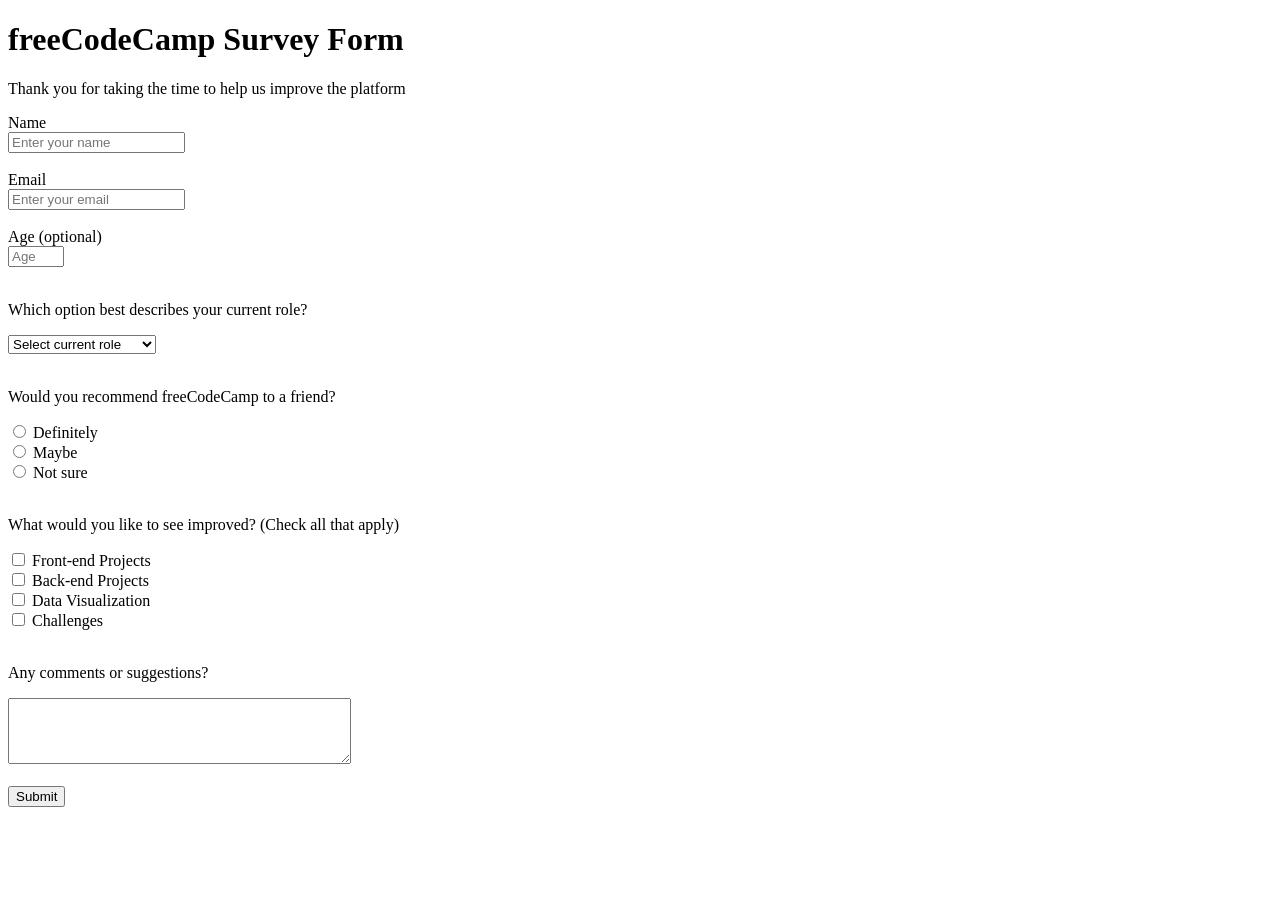
<file: project 1/index.html>
<!DOCTYPE html>
<html lang="en">
<head>
  <meta charset="UTF-8">
  <title>freeCodeCamp Survey Form</title>
</head>
<body>

  <!-- Title -->
  <h1 id="title">freeCodeCamp Survey Form</h1>

  <!-- Description -->
  <p id="description">
    Thank you for taking the time to help us improve the platform
  </p>

  <!-- Form -->
  <form id="survey-form">

    <!-- Name -->
    <label id="name-label" for="name">Name</label><br>
    <input 
      type="text" 
      id="name" 
      name="name"
      placeholder="Enter your name" 
      required
    ><br><br>

    <!-- Email -->
    <label id="email-label" for="email">Email</label><br>
    <input 
      type="email" 
      id="email" 
      name="email"
      placeholder="Enter your email" 
      required
    ><br><br>

    <!-- Number -->
    <label id="number-label" for="number">Age (optional)</label><br>
    <input 
      type="number" 
      id="number" 
      name="age"
      placeholder="Age"
      min="10"
      max="100"
    ><br><br>

    <!-- Dropdown -->
    <p>Which option best describes your current role?</p>
    <select id="dropdown" name="role">
      <option value="">Select current role</option>
      <option value="student">Student</option>
      <option value="working">Working Professional</option>
    </select><br><br>

    <!-- Radio buttons -->
    <p>Would you recommend freeCodeCamp to a friend?</p>
    <input type="radio" name="recommend" value="definitely"> Definitely<br>
    <input type="radio" name="recommend" value="maybe"> Maybe<br>
    <input type="radio" name="recommend" value="not-sure"> Not sure<br><br>

    <!-- Checkboxes -->
    <p>What would you like to see improved? (Check all that apply)</p>
    <input type="checkbox" value="frontend"> Front-end Projects<br>
    <input type="checkbox" value="backend"> Back-end Projects<br>
    <input type="checkbox" value="data-visualization"> Data Visualization<br>
    <input type="checkbox" value="challenges"> Challenges<br><br>

    <!-- Textarea -->
    <p>Any comments or suggestions?</p>
    <textarea 
      placeholder="Enter your comment here..."
      rows="4"
      cols="40">
    </textarea><br><br>

    <!-- Submit -->
    <button id="submit" type="submit">Submit</button>

  </form>

</body>
</html>
</file>
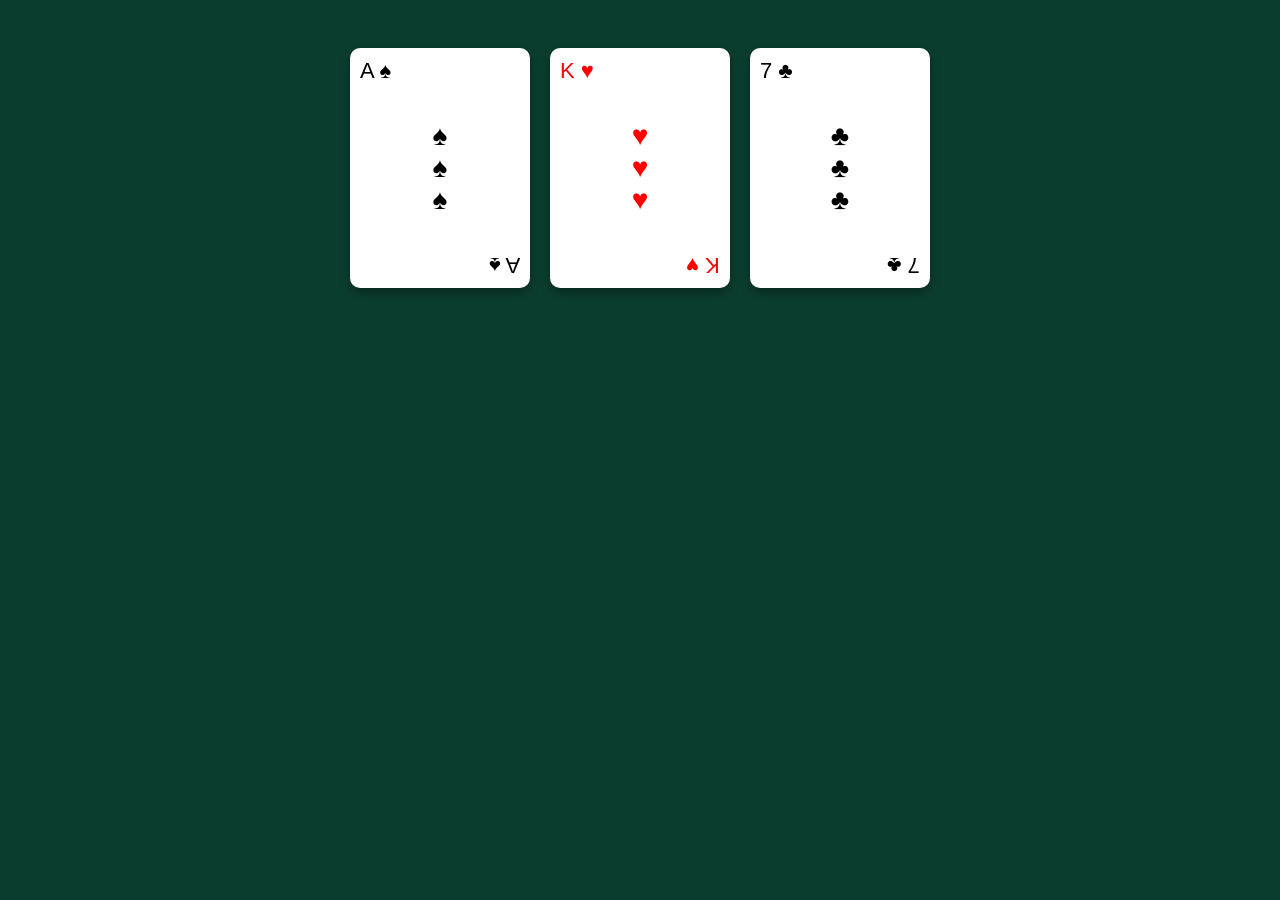
<file: project 2/index.html>
<!DOCTYPE html>
<html lang="en">
<head>
<meta charset="UTF-8">
<title>Playing Cards Flexbox</title>

<style>
    body {
        background-color: #0b3d2e;
        font-family: Arial, sans-serif;
        padding: 40px;
    }

    /* MAIN CONTAINER */
    #playing-cards {
        display: flex;
        justify-content: center;
        flex-wrap: wrap;
        gap: 20px;
    }

    /* CARD */
    .card {
        width: 160px;
        height: 220px;
        background-color: white;
        border-radius: 10px;
        padding: 10px;
        display: flex;
        justify-content: space-between;
        box-shadow: 0 5px 10px rgba(0,0,0,0.3);
    }

    /* LEFT, MIDDLE, RIGHT */
    .left {
        align-self: flex-start;
        font-size: 22px;
    }

    .middle {
        align-self: center;
        display: flex;
        flex-direction: column;
        align-items: center;
        font-size: 28px;
    }

    .right {
        align-self: flex-end;
        font-size: 22px;
        transform: rotate(180deg);
    }

    .red {
        color: red;
    }
</style>
</head>

<body>

<main id="playing-cards">

    <div class="card">
        <div class="left">A ♠</div>
        <div class="middle">
            <div>♠</div>
            <div>♠</div>
            <div>♠</div>
        </div>
        <div class="right">A ♠</div>
    </div>

    <div class="card">
        <div class="left red">K ♥</div>
        <div class="middle red">
            <div>♥</div>
            <div>♥</div>
            <div>♥</div>
        </div>
        <div class="right red">K ♥</div>
    </div>

    <div class="card">
        <div class="left">7 ♣</div>
        <div class="middle">
            <div>♣</div>
            <div>♣</div>
            <div>♣</div>
        </div>
        <div class="right">7 ♣</div>
    </div>

</main>

</body>
</html>
</file>
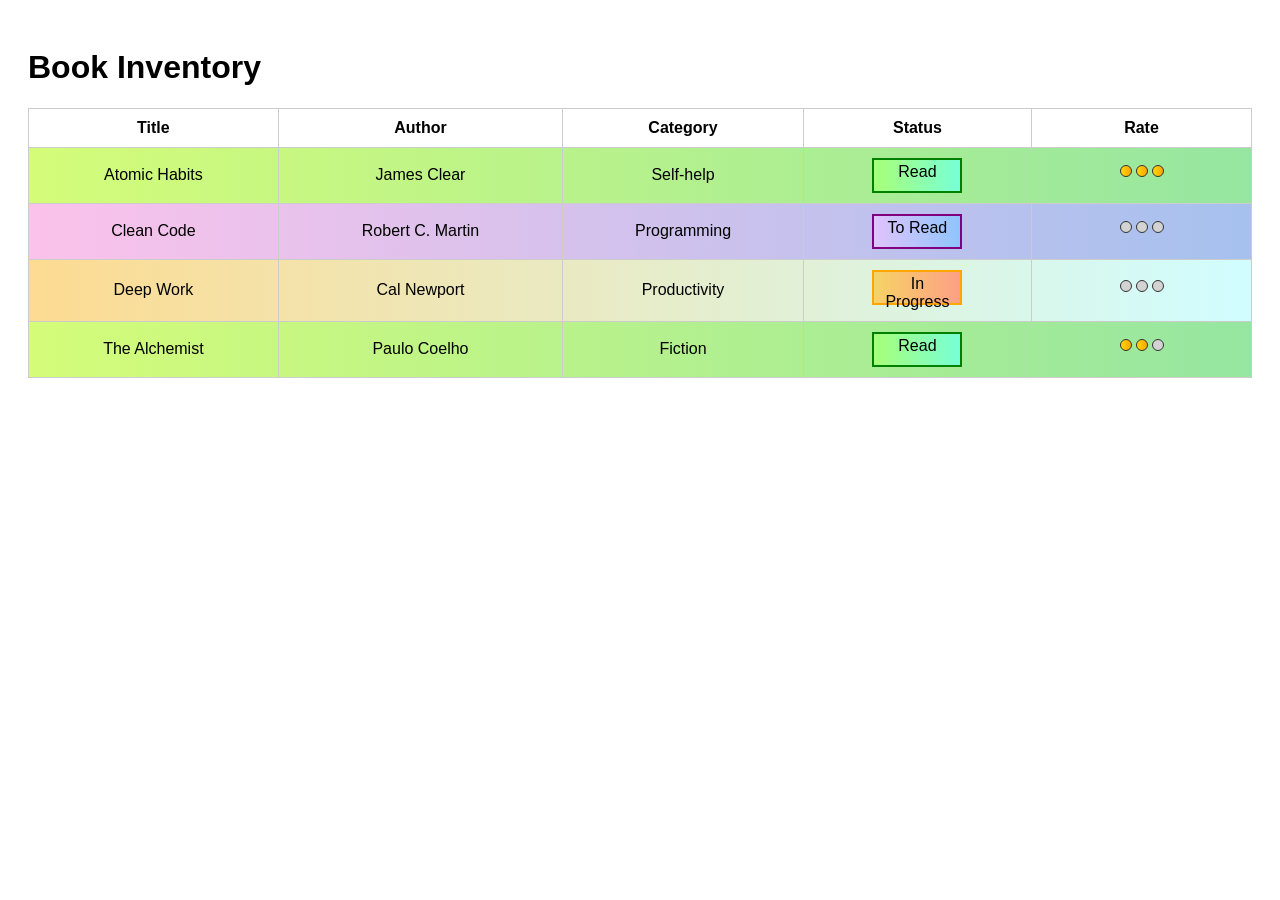
<file: project 3/index.html>
<!DOCTYPE html>
<html lang="en">
<head>
  <meta charset="UTF-8">
  <title>Book Inventory</title>
  <link rel="stylesheet" href="styles.css">
</head>
<body>

<h1>Book Inventory</h1>

<table>
  <thead>
    <tr>
      <th>Title</th>
      <th>Author</th>
      <th>Category</th>
      <th>Status</th>
      <th>Rate</th>
    </tr>
  </thead>

  <tbody>
    <tr class="read">
      <td>Atomic Habits</td>
      <td>James Clear</td>
      <td>Self-help</td>
      <td><span class="status">Read</span></td>
      <td>
        <span class="rate three">
          <span></span><span></span><span></span>
        </span>
      </td>
    </tr>

    <tr class="to-read">
      <td>Clean Code</td>
      <td>Robert C. Martin</td>
      <td>Programming</td>
      <td><span class="status">To Read</span></td>
      <td>
        <span class="rate">
          <span></span><span></span><span></span>
        </span>
      </td>
    </tr>

    <tr class="in-progress">
      <td>Deep Work</td>
      <td>Cal Newport</td>
      <td>Productivity</td>
      <td><span class="status">In Progress</span></td>
      <td>
        <span class="rate">
          <span></span><span></span><span></span>
        </span>
      </td>
    </tr>

    <tr class="read">
      <td>The Alchemist</td>
      <td>Paulo Coelho</td>
      <td>Fiction</td>
      <td><span class="status">Read</span></td>
      <td>
        <span class="rate two">
          <span></span><span></span><span></span>
        </span>
      </td>
    </tr>

  </tbody>
</table>

</body>
</html>
</file>
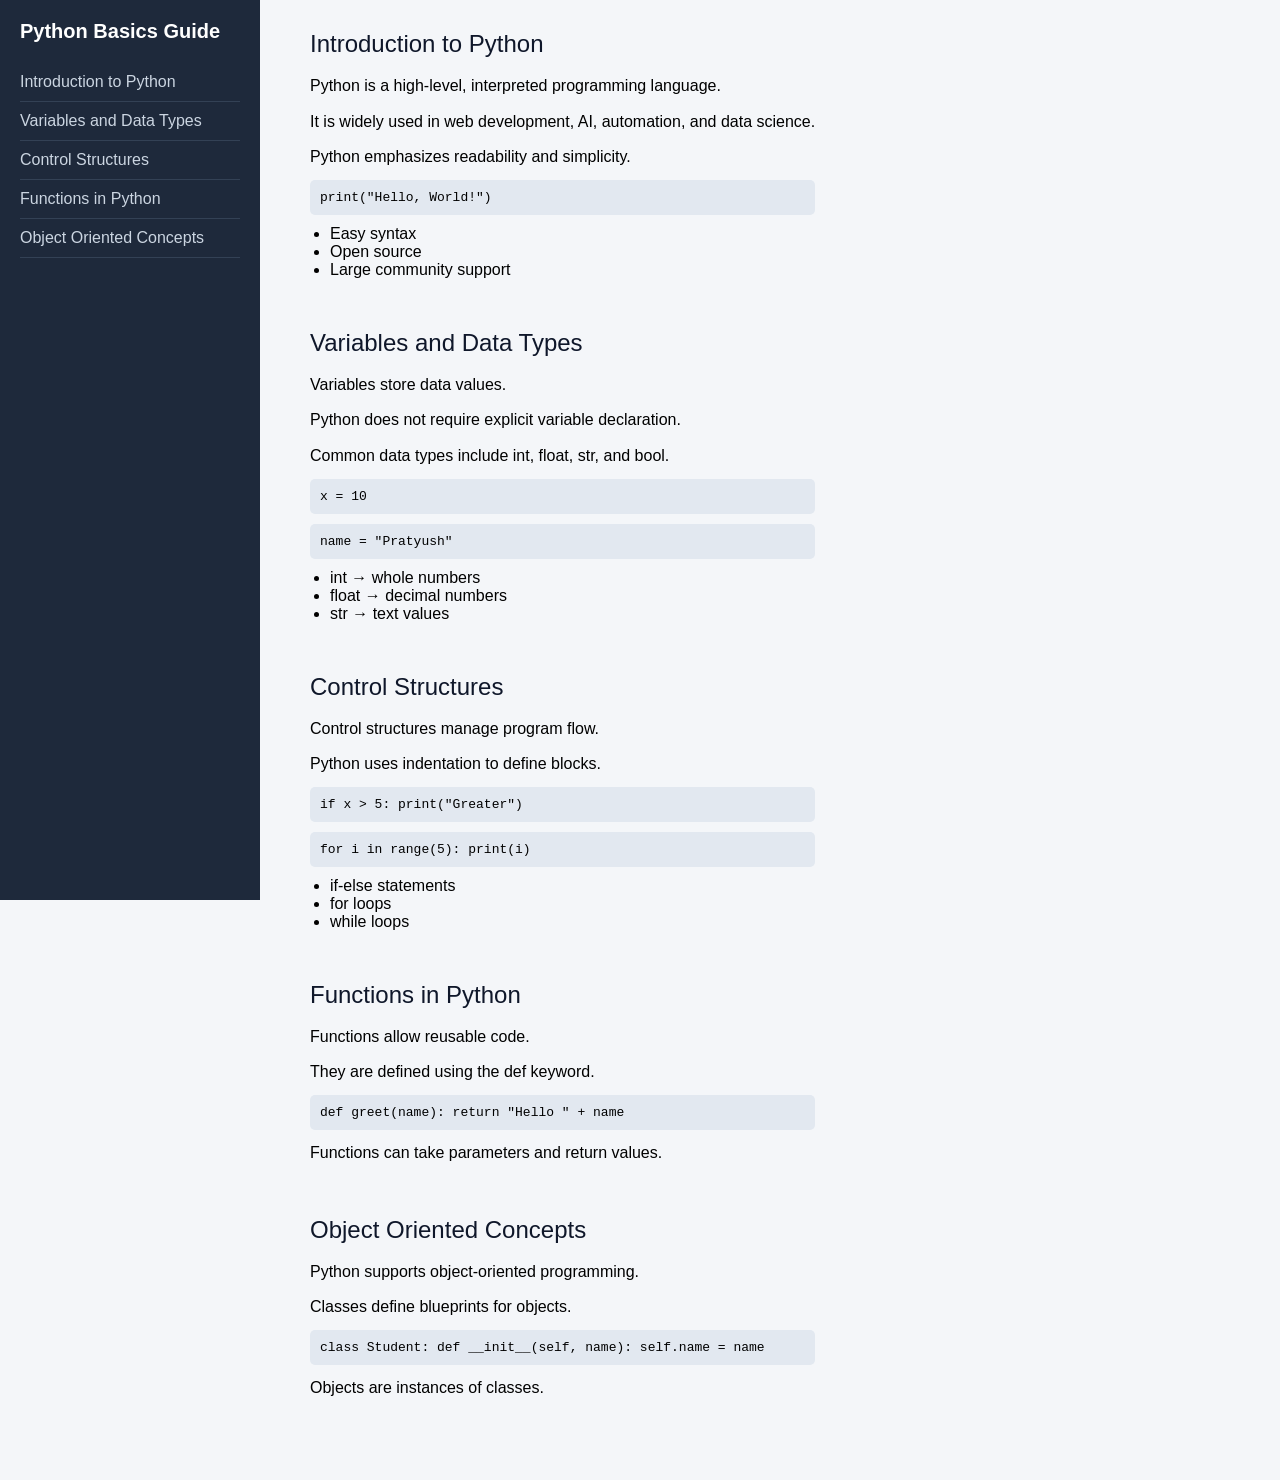
<file: project 4/index.html>
<!DOCTYPE html>
<html lang="en">
<head>
  <meta charset="UTF-8">
  <title>Python Basics Documentation</title>
  <link rel="stylesheet" href="styles.css">
</head>
<body>

  <!-- NAVIGATION -->
  <nav id="navbar">
    <header>Python Basics Guide</header>
    <a class="nav-link" href="#Introduction_to_Python">Introduction to Python</a>
    <a class="nav-link" href="#Variables_and_Data_Types">Variables and Data Types</a>
    <a class="nav-link" href="#Control_Structures">Control Structures</a>
    <a class="nav-link" href="#Functions_in_Python">Functions in Python</a>
    <a class="nav-link" href="#Object_Oriented_Concepts">Object Oriented Concepts</a>
  </nav>

  <!-- MAIN CONTENT -->
  <main id="main-doc">

    <section class="main-section" id="Introduction_to_Python">
      <header>Introduction to Python</header>
      <p>Python is a high-level, interpreted programming language.</p>
      <p>It is widely used in web development, AI, automation, and data science.</p>
      <p>Python emphasizes readability and simplicity.</p>

      <code>print("Hello, World!")</code>

      <ul>
        <li>Easy syntax</li>
        <li>Open source</li>
        <li>Large community support</li>
      </ul>
    </section>

    <section class="main-section" id="Variables_and_Data_Types">
      <header>Variables and Data Types</header>
      <p>Variables store data values.</p>
      <p>Python does not require explicit variable declaration.</p>
      <p>Common data types include int, float, str, and bool.</p>

      <code>x = 10</code>
      <code>name = "Pratyush"</code>

      <ul>
        <li>int → whole numbers</li>
        <li>float → decimal numbers</li>
        <li>str → text values</li>
      </ul>
    </section>

    <section class="main-section" id="Control_Structures">
      <header>Control Structures</header>
      <p>Control structures manage program flow.</p>
      <p>Python uses indentation to define blocks.</p>

      <code>
if x > 5:
    print("Greater")
      </code>

      <code>
for i in range(5):
    print(i)
      </code>

      <ul>
        <li>if-else statements</li>
        <li>for loops</li>
        <li>while loops</li>
      </ul>
    </section>

    <section class="main-section" id="Functions_in_Python">
      <header>Functions in Python</header>
      <p>Functions allow reusable code.</p>
      <p>They are defined using the def keyword.</p>

      <code>
def greet(name):
    return "Hello " + name
      </code>

      <p>Functions can take parameters and return values.</p>
    </section>

    <section class="main-section" id="Object_Oriented_Concepts">
      <header>Object Oriented Concepts</header>
      <p>Python supports object-oriented programming.</p>
      <p>Classes define blueprints for objects.</p>

      <code>
class Student:
    def __init__(self, name):
        self.name = name
      </code>

      <p>Objects are instances of classes.</p>
    </section>

  </main>

</body>
</html>
</file>
<file: project 3/styles.css>
/* General styling */
body {
  font-family: Arial, sans-serif;
  padding: 20px;
}

table {
  border-collapse: collapse;
  width: 100%;
}

th, td {
  border: 1px solid #ccc;
  padding: 10px;
  text-align: center;
}

/* Attribute selectors for row backgrounds */
tr[class~="read"] {
  background-image: linear-gradient(to right, #d4fc79, #96e6a1);
}

tr[class~="to-read"] {
  background-image: linear-gradient(to right, #fbc2eb, #a6c1ee);
}

tr[class~="in-progress"] {
  background-image: linear-gradient(to right, #fddb92, #d1fdff);
}

/* All span inline-block */
span {
  display: inline-block;
}

/* Status styling using attribute selectors */
tr[class~="to-read"] span[class="status"] {
  border: 2px solid purple;
  background-image: linear-gradient(to right, #e0c3fc, #8ec5fc);
}

tr[class~="read"] span[class="status"] {
  border: 2px solid green;
  background-image: linear-gradient(to right, #a8ff78, #78ffd6);
}

tr[class~="in-progress"] span[class="status"] {
  border: 2px solid orange;
  background-image: linear-gradient(to right, #f6d365, #fda085);
}

/* Common sizing */
span[class="status"],
span[class^="rate"] {
  height: 25px;
  width: 80px;
  padding: 3px;
}

/* Stars (child spans of rate) */
span[class^="rate"] > span {
  border: 1px solid #333;
  border-radius: 50%;
  margin: 2px;
  height: 10px;
  width: 10px;
  background-color: lightgray;
}

/* Rating fills */

/* ONE */
span[class*="one"] > span:first-child {
  background-image: linear-gradient(to right, gold, orange);
}

/* TWO */
span[class*="two"] > span:nth-child(-n+2) {
  background-image: linear-gradient(to right, gold, orange);
}

/* THREE */
span[class*="three"] > span {
  background-image: linear-gradient(to right, gold, orange);
}
</file>
<file: project 4/styles.css>
* {
  margin: 0;
  padding: 0;
  box-sizing: border-box;
  font-family: Arial, sans-serif;
}

body {
  display: flex;
  background-color: #f4f6f9;
}

/* NAVBAR */
#navbar {
  position: fixed;
  left: 0;
  top: 0;
  width: 260px;
  height: 100vh;
  background-color: #1e293b;
  padding: 20px;
  overflow-y: auto;
}

#navbar header {
  font-size: 20px;
  font-weight: bold;
  color: white;
  margin-bottom: 20px;
}

.nav-link {
  display: block;
  color: #cbd5e1;
  text-decoration: none;
  padding: 10px 0;
  border-bottom: 1px solid #334155;
}

.nav-link:hover {
  color: white;
  padding-left: 5px;
  transition: 0.3s;
}

/* MAIN CONTENT */
#main-doc {
  margin-left: 280px;
  padding: 30px;
  max-width: 900px;
}

.main-section {
  margin-bottom: 50px;
}

.main-section header {
  font-size: 24px;
  margin-bottom: 15px;
  color: #0f172a;
}

p {
  margin-bottom: 10px;
  line-height: 1.6;
}

code {
  display: block;
  background-color: #e2e8f0;
  padding: 10px;
  margin: 10px 0;
  border-radius: 5px;
  font-family: monospace;
}

ul {
  margin-left: 20px;
  margin-top: 10px;
}

/* MEDIA QUERY */
@media (max-width: 768px) {
  body {
    flex-direction: column;
  }

  #navbar {
    position: relative;
    width: 100%;
    height: auto;
  }

  #main-doc {
    margin-left: 0;
  }
}
</file>
